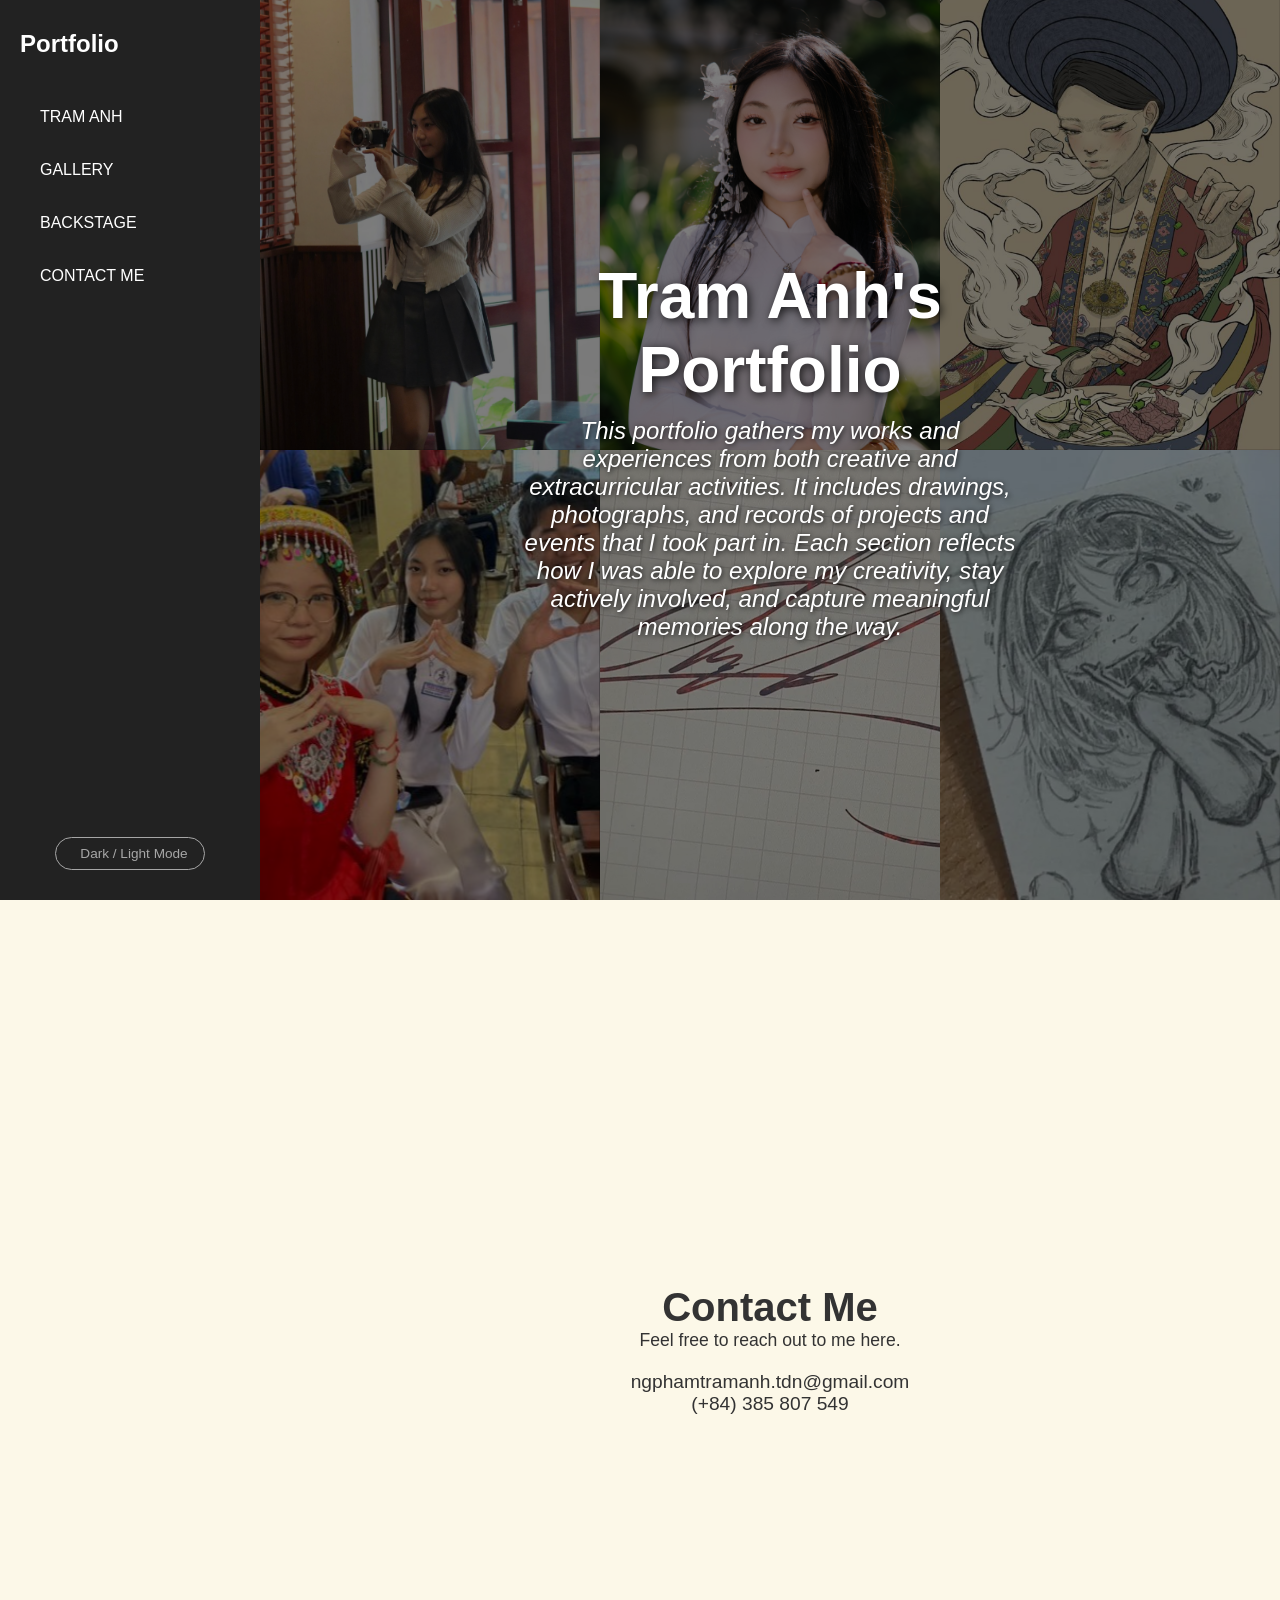
<file: index.html>
<!DOCTYPE html>
<html lang="en">
<head>
    <meta charset="UTF-8">
    <meta name="viewport" content="width=device-width, initial-scale=1.0">
    <meta name="format-detection" content="telephone=no">
    <title>TRAM ANH'S PORTFOLIO</title>
    <link rel="stylesheet" href="https://unicons.iconscout.com/release/v4.0.8/css/line.css">
    <link rel="stylesheet" href="style.css?v=2.0">
</head>
<body>

    <div class="layout-container">
        
        <nav class="sidebar">
            <h2 class="logo">Portfolio</h2>
            <ul class="nav-links">
                <li><a href="#home"><i class="uil uil-estate"></i> TRAM ANH</a></li>
                
                <li class="dropdown">
                    <button class="dropdown-btn"><i class="uil uil-star"></i> GALLERY <i class="uil uil-angle-down"></i></button>
                    <ul class="dropdown-content">
                        <li><a href="art.html">ART</a></li>         <!-- Art design, photos -->
                        <li><a href="product.html">PRODUCT</a></li>    <!-- Product design - Canvas -->
                        <li><a href="activities.html">ACTIVITIES</a></li> <!-- Activities  (Photos) -->
                    </ul>
                </li>

                <li><a href="backstage.html"><i class="uil uil-camera"></i> BACKSTAGE </a></li>

                <li><a href="#contact"><i class="uil uil-message"></i> CONTACT ME</a></li>
            </ul>

            <button id="theme-toggle" class="theme-btn">
                <i class="uil uil-moon"></i> Dark / Light Mode
            </button>
        </nav>

        
        <main class="main-content">
            <section id="home" class="hero-section">
                <div class="image-gallery">
                    <img src="./img/HOME_THUMB/thumb_1.jpg" alt="Image 1">
                    <img src="./img/HOME_THUMB/thumb_2.jpg" alt="Image 2">
                    <img src="./img/HOME_THUMB/thumb_3.png" alt="Image 3">
                    <img src="./img/HOME_THUMB/thumb_4.jpg" alt="Image 4">
                    <img src="./img/HOME_THUMB/thumb_5.png" alt="Image 5">
                    <img src="./img/HOME_THUMB/thumb_6.png" alt="Image 6">
                </div>
                <div class="hero-text">
                    <h1>Tram Anh's Portfolio</h1>
                    <p>This portfolio gathers my works and experiences from both creative and extracurricular activities. It includes drawings, photographs, and records of projects and events that I took part in. Each section reflects how I was able to explore my creativity, stay actively involved, and capture meaningful memories along the way.</p>
                </div>
            </section>

            <section id="contact" class="contact-section">
                <h2>Contact Me</h2>
                <p class="contact-note">Feel free to reach out to me here.</p>
                <div class="contact-info">
                    <p><i class="uil uil-envelope"></i> ngphamtramanh.tdn@gmail.com</p>
                    <p><i class="uil uil-phone"></i> (+84) 385 807 549</p>
                </div>
            </section>
        </main>
    </div>

    <script src="script.js"></script>
</body>
</html>
</file>
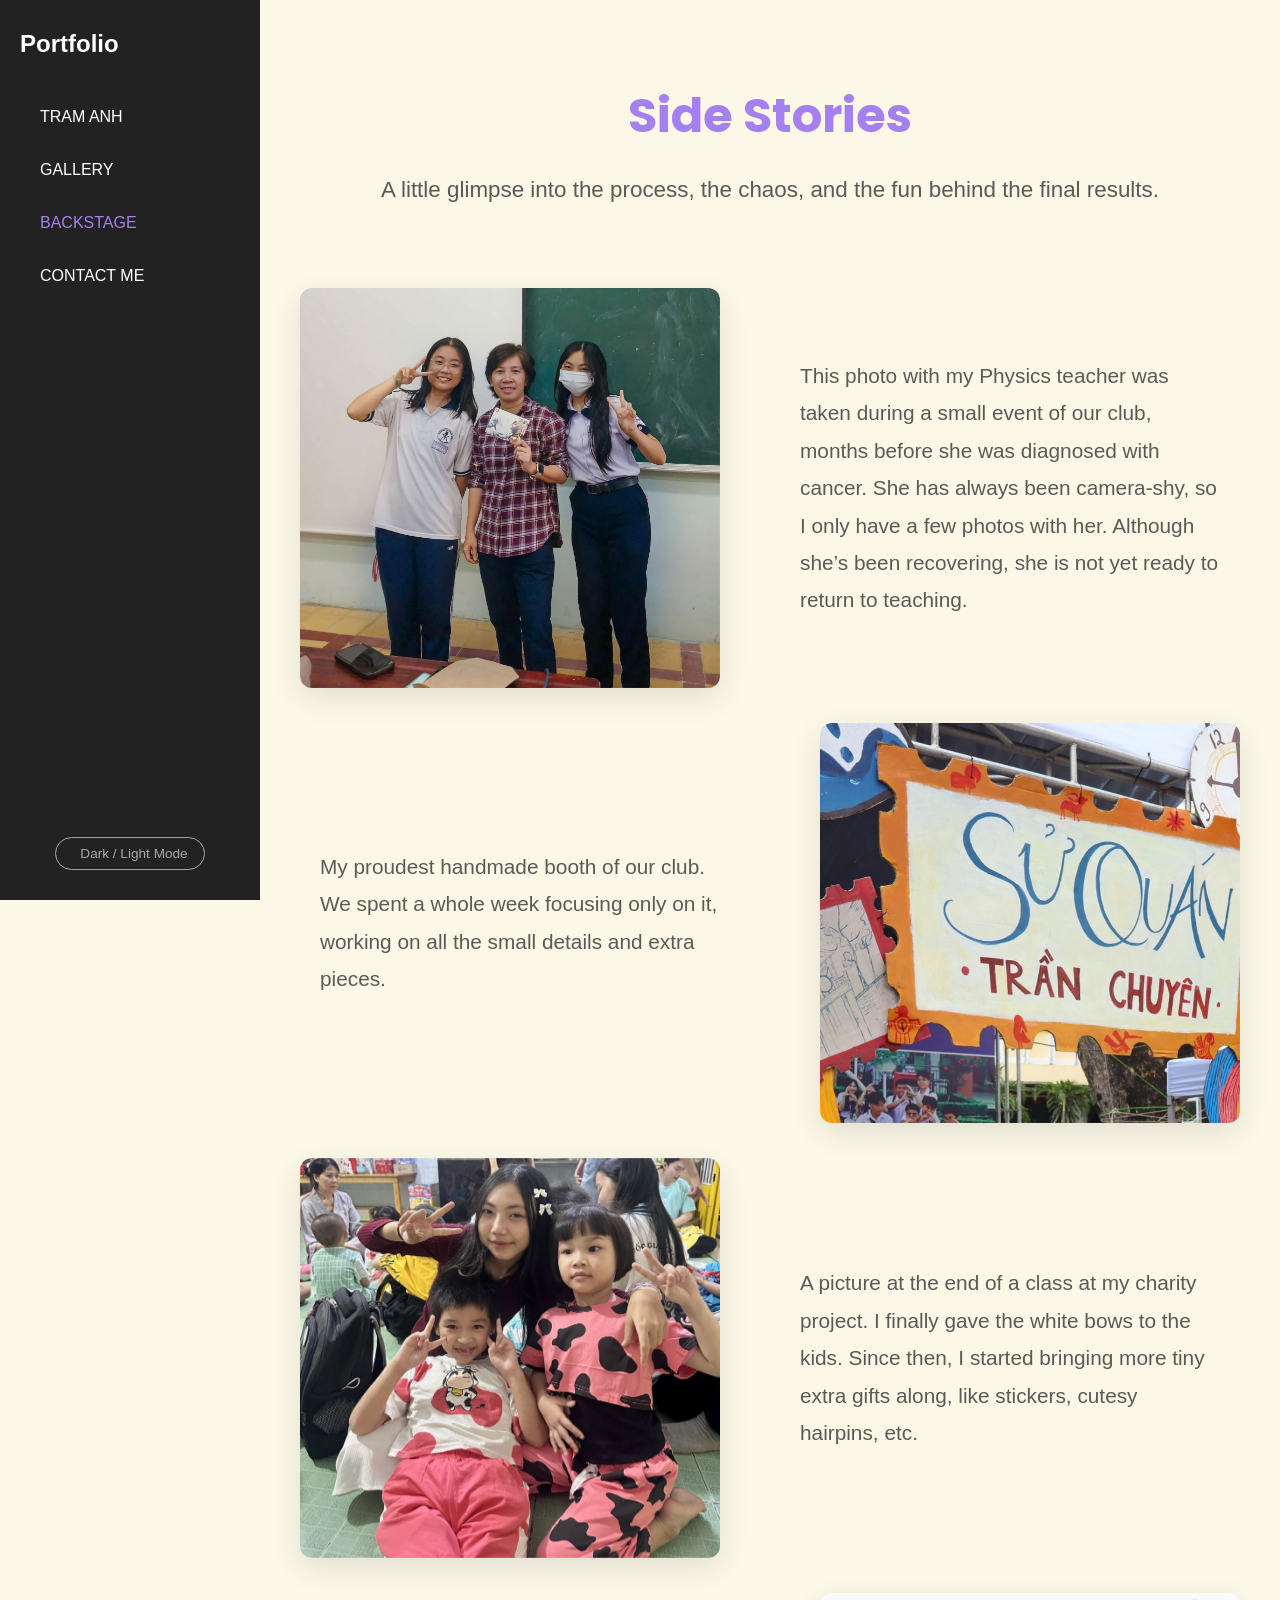
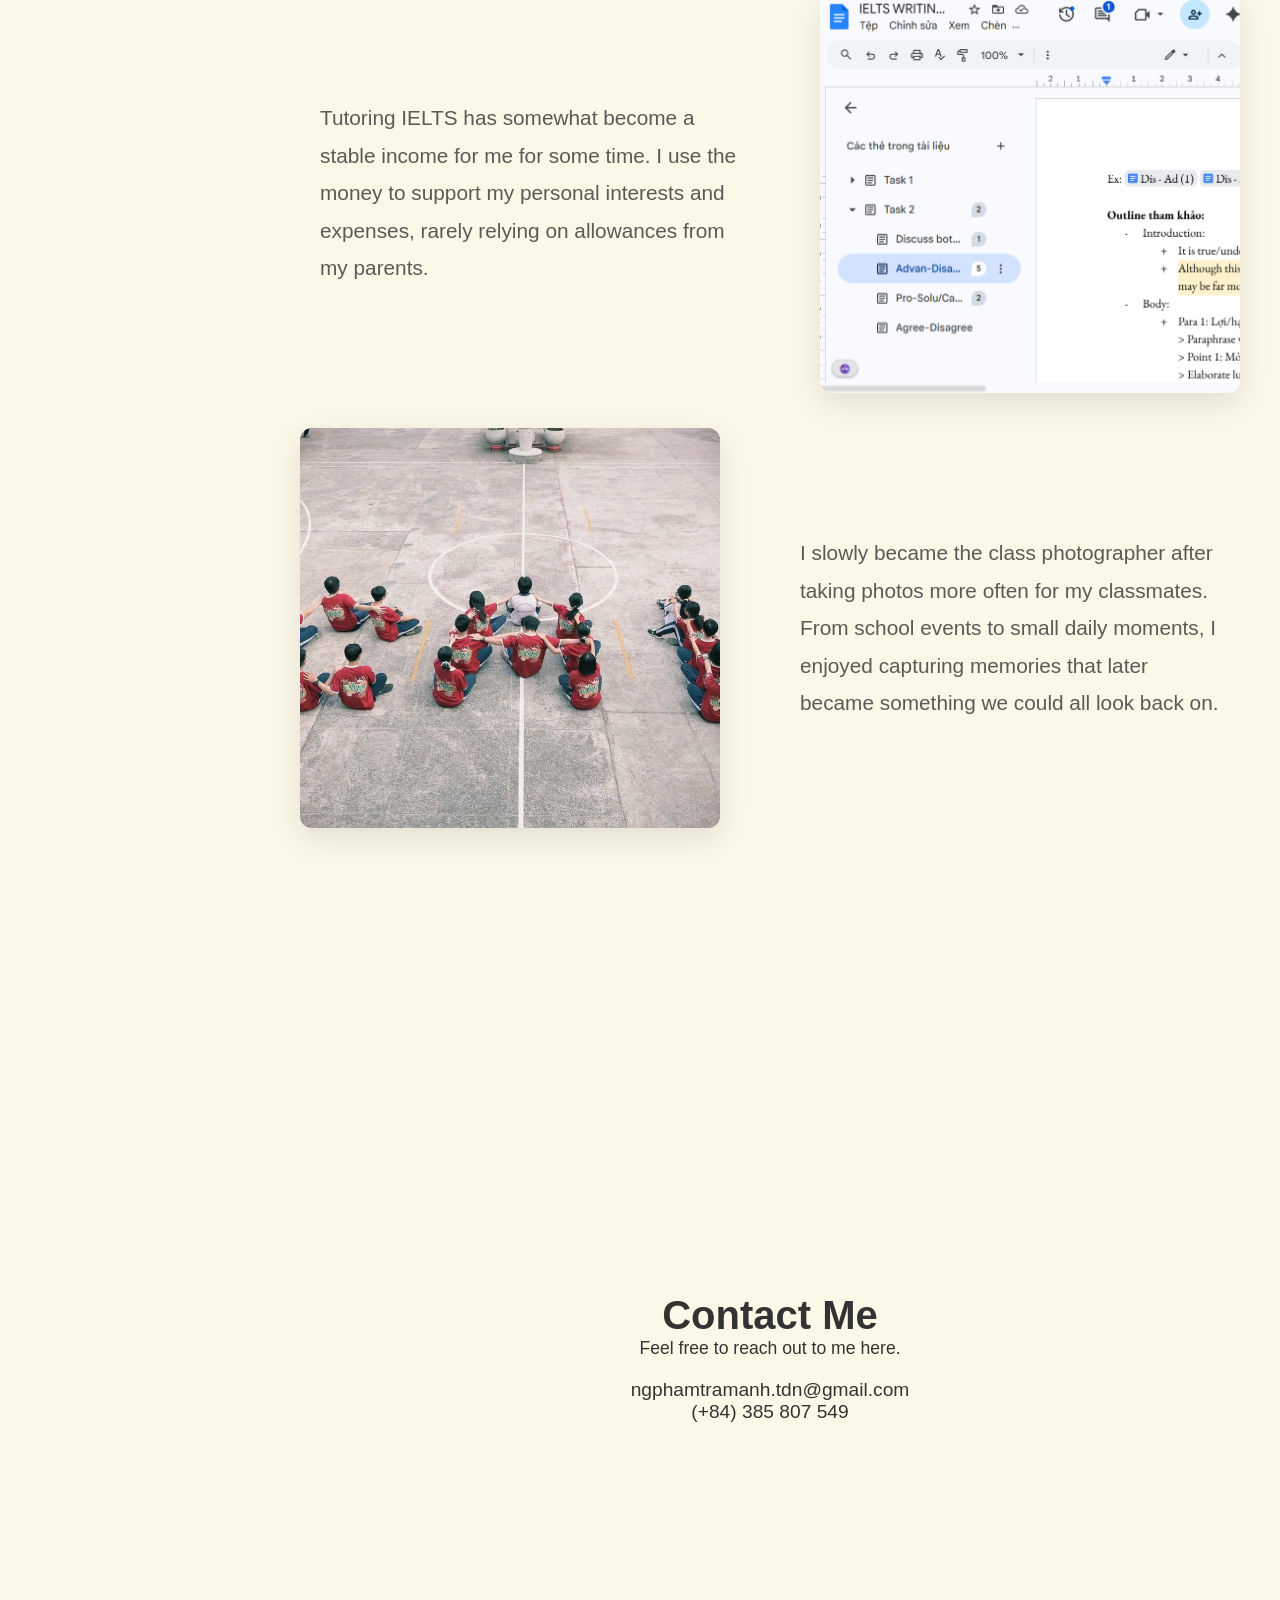
<file: backstage.html>
<!DOCTYPE html>
<html lang="en">
<head>
    <meta charset="UTF-8">
    <meta name="viewport" content="width=device-width, initial-scale=1.0">
    <meta name="format-detection" content="telephone=no">
    <title>Behind the Scenes</title>
    <link rel="stylesheet" href="https://unicons.iconscout.com/release/v4.0.8/css/line.css">
    <link rel="stylesheet" href="style.css?v=2.0">
</head>
<body>

    <div class="layout-container">
        <nav class="sidebar">
            <h2 class="logo">Portfolio</h2>
            <ul class="nav-links">
                <li><a href="index.html"><i class="uil uil-estate"></i> TRAM ANH</a></li>
                <li class="dropdown">
                    <button class="dropdown-btn"><i class="uil uil-star"></i> GALLERY <i class="uil uil-angle-down"></i></button>
                    <ul class="dropdown-content show">
                        <li><a href="art.html">ART</a></li>
                        <li><a href="product.html">PRODUCT</a></li>
                        <li><a href="activities.html">ACTIVITIES</a></li>
                    </ul>
                </li>
                <li><a href="backstage.html" style="color: var(--highlight-color);"><i class="uil uil-camera"></i> BACKSTAGE </a></li>
                <li><a href="#contact"><i class="uil uil-message"></i> CONTACT ME</a></li>
            </ul>
            <button id="theme-toggle" class="theme-btn">
                <i class="uil uil-moon"></i> Dark / Light Mode
            </button>
        </nav>

        <main class="main-content">
            
            <section class="backstage-section">
                
                <div class="backstage-header">
                    <h2 style="font-family: 'Poppins', sans-serif;">Side Stories</h2>
                    <p style="font-size: 1.4rem;">A little glimpse into the process, the chaos, and the fun behind the final results.</p>
                </div>

                <div class="story-container" id="backstage-content">
                    
                </div>

                <!-- <div class="load-more-container">
                    <button id="load-more-btn" class="theme-btn">More Stories</button>
                </div> -->

            </section>

            <section id="contact" class="contact-section">
                <h2>Contact Me</h2>
                <p class="contact-note">Feel free to reach out to me here.</p>
                <div class="contact-info">
                    <p><i class="uil uil-envelope"></i> ngphamtramanh.tdn@gmail.com</p>
                    <p><i class="uil uil-phone"></i> (+84) 385 807 549</p>
                </div>
            </section>

        </main>
    </div>

    <script src="script.js"></script>
</body>
</html>
</file>
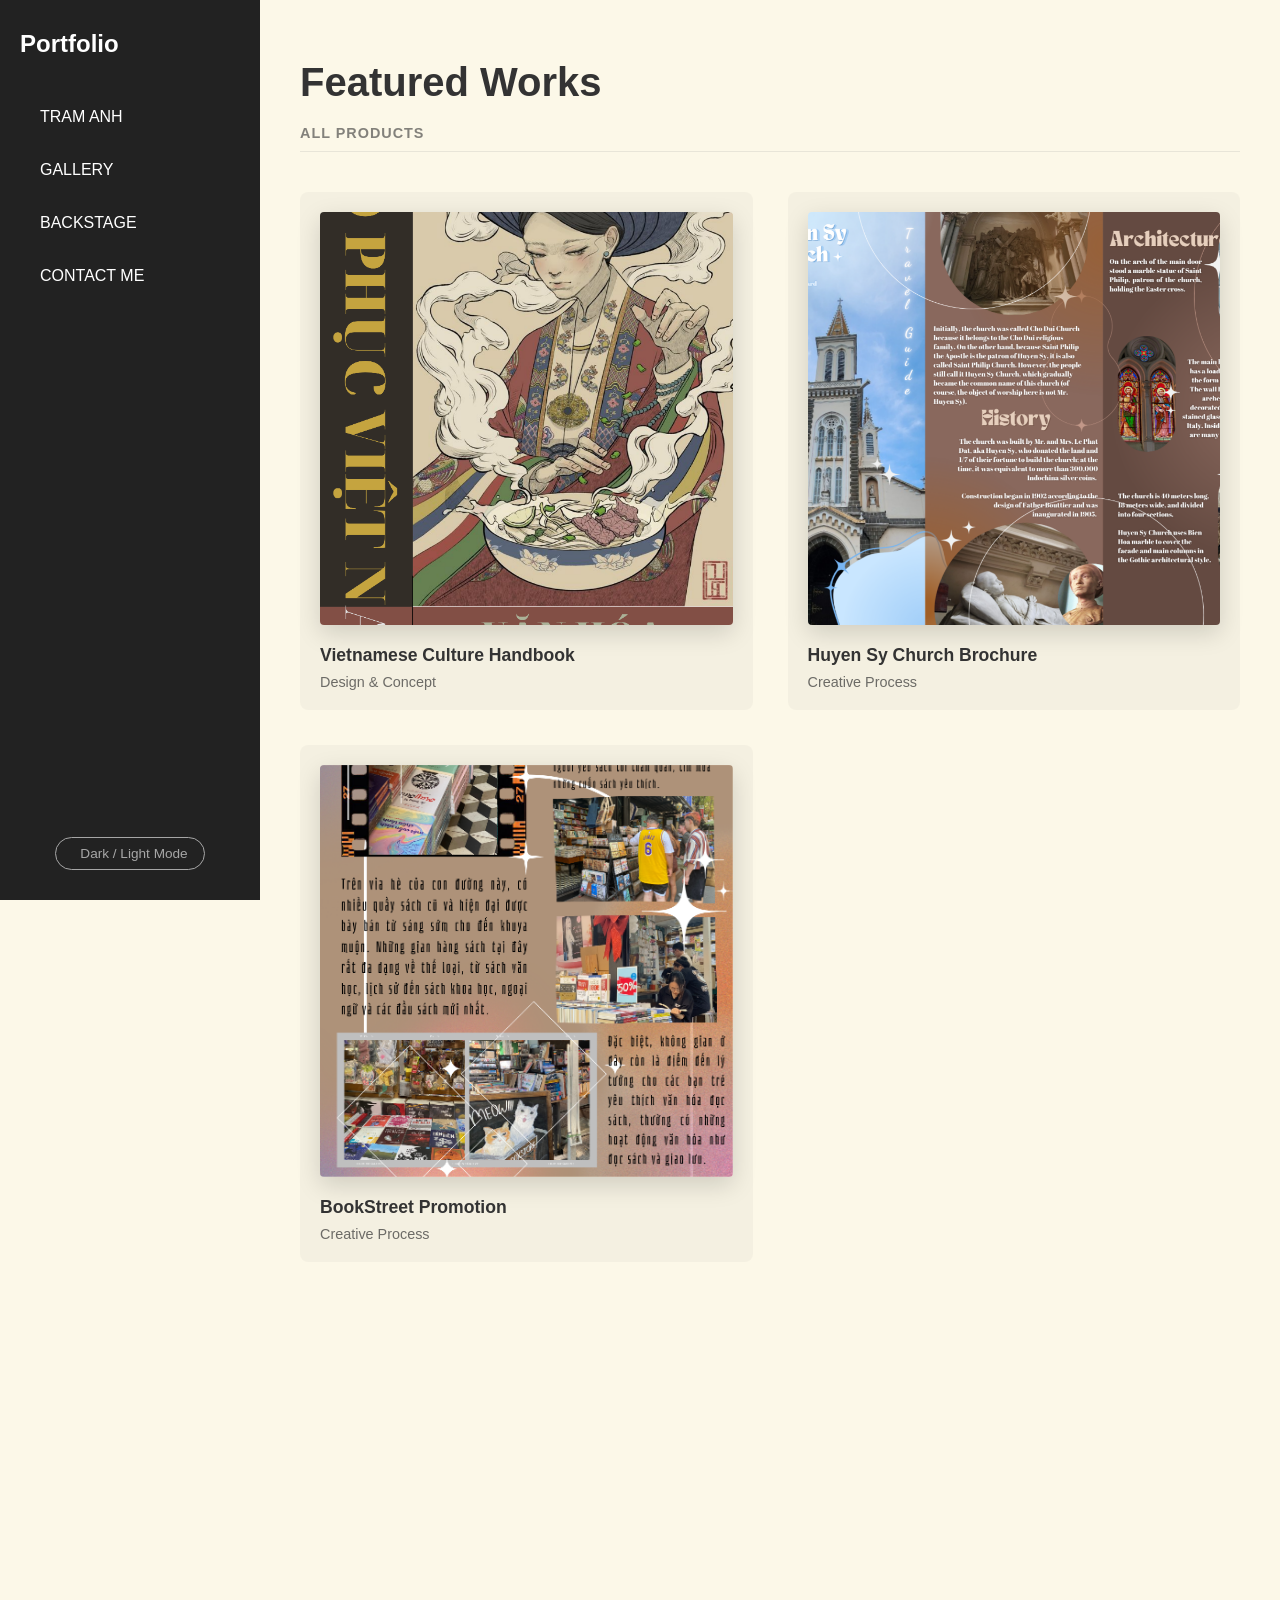
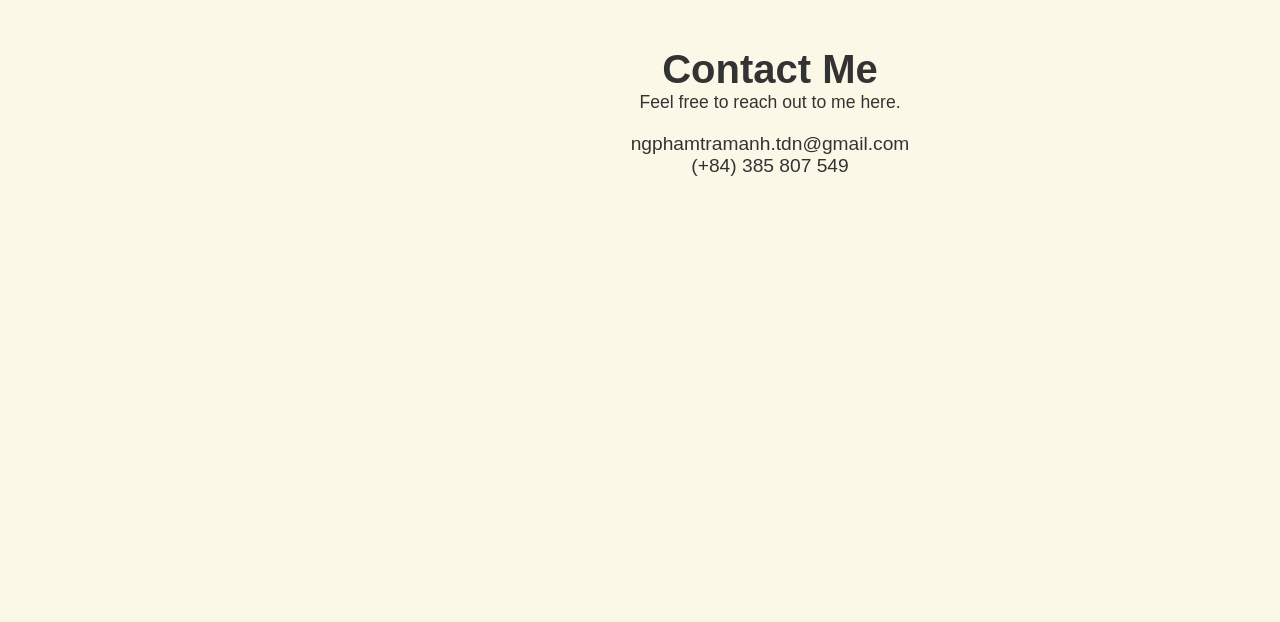
<file: product.html>
<!DOCTYPE html>
<html lang="en">
<head>
    <meta charset="UTF-8">
    <meta name="viewport" content="width=device-width, initial-scale=1.0">
    <meta name="format-detection" content="telephone=no">
    <title>Tram Anh's Design Products</title>
    <link rel="stylesheet" href="https://unicons.iconscout.com/release/v4.0.8/css/line.css">
    <link rel="stylesheet" href="style.css?v=2.0">
</head>
<body>

    <div class="layout-container">
        <nav class="sidebar">
            <h2 class="logo">Portfolio</h2>
            <ul class="nav-links">
                <li><a href="index.html"><i class="uil uil-estate"></i> TRAM ANH</a></li>
                <li class="dropdown">
                    <button class="dropdown-btn"><i class="uil uil-star"></i> GALLERY <i class="uil uil-angle-down"></i></button>
                    <ul class="dropdown-content show">
                        <li><a href="art.html">ART</a></li>
                        <li><a href="product.html" style="color: var(--highlight-color);">PRODUCT</a></li>
                        <li><a href="activities.html">ACTIVITIES</a></li>
                    </ul>
                </li>
                <li><a href="backstage.html"><i class="uil uil-camera"></i> BACKSTAGE </a></li>
                <li><a href="#contact"><i class="uil uil-message"></i> CONTACT ME</a></li>
            </ul>
            <button id="theme-toggle" class="theme-btn">
                <i class="uil uil-moon"></i> Dark / Light Mode
            </button>
        </nav>

        <main class="main-content product-page">
            
            <div class="spotify-header">
                <h2>Featured Works</h2>
                <div class="spotify-tabs">
                    <span>ALL PRODUCTS</span>
                </div>
            </div>

            <div class="spotify-grid">
                <a href="handbook-1.html" class="spotify-card">
                    <div class="card-img-wrapper">
                        <img src="img/PRODUCT/Handbook/1.png" alt="Handbook Thumbnail">
                    </div>
                    <h4>Vietnamese Culture Handbook</h4>
                    <p>Design & Concept</p>
                </a>

                <a href="handbook-2.html" class="spotify-card">
                    <div class="card-img-wrapper">
                        <img src="img/PRODUCT/Brochure/1.png" alt="Brochure Thumbnail">
                    </div>
                    <h4>Huyen Sy Church Brochure</h4>
                    <p>Creative Process</p>
                </a>

                <a href="handbook-3.html" class="spotify-card">
                    <div class="card-img-wrapper">
                        <img src="img/PRODUCT/BookStreet/1.png" alt="BookStreet Thumbnail">
                    </div>
                    <h4>BookStreet Promotion</h4>
                    <p>Creative Process</p>
                </a>

            </div>

            <section id="contact" class="contact-section">
                <h2>Contact Me</h2>
                <p class="contact-note">Feel free to reach out to me here.</p>
                <div class="contact-info">
                    <p><i class="uil uil-envelope"></i> ngphamtramanh.tdn@gmail.com</p>
                    <p><i class="uil uil-phone"></i> (+84) 385 807 549</p>
                </div>
            </section>
        </main>
    </div>

    <script src="script.js"></script>
</body>
</html>
</file>
<file: style.css>
/* FONT */
@import url('https://fonts.googleapis.com/css2?family=Great+Vibes&display=swap');
@import url('https://fonts.googleapis.com/css2?family=Allura&display=swap');
@import url('https://fonts.googleapis.com/css2?family=Abril+Fatface&family=Poppins:wght@400;500;600&display=swap');
@import url('https://fonts.googleapis.com/css2?family=Abril+Fatface&family=Poppins:wght@400;500;600&display=swap');


:root {
    --bg-color: hsl(47, 78%, 95%);
    --sidebar-bg: #222222;
    --text-color: #333333;
    --sidebar-text: #ffffff;
    --highlight-color:hsl(260, 78%, 72%);
}

body.dark-mode {
    --bg-color: hsl(47, 15%, 15%);
    --sidebar-bg: #111111;
    --text-color: #f0f0f0;
    --sidebar-text: #f0f0f0;
    --highlight-color: hsl(260, 85%, 80%);
}

html {
    scroll-behavior: smooth;
}

* {
    margin: 0;
    padding: 0;
    box-sizing: border-box;
    font-family: 'Segoe UI', Tahoma, Geneva, Verdana, sans-serif;
}

body {
    background-color: var(--bg-color);
    color: var(--text-color);
    transition: background-color 0.3s, color 0.3s;
}

.layout-container {
    display: flex;
    min-height: 100vh;
}

/* Navigation Menu */
.sidebar {
    width: 260px;
    background-color: var(--sidebar-bg);
    color: var(--sidebar-text);
    padding: 30px 20px;
    display: flex;
    flex-direction: column;
    position: fixed;
    height: 100vh;
}

.logo {
    margin-bottom: 40px;
    font-size: 24px;
}

.nav-links {
    list-style: none;
    flex-grow: 1;
}

.nav-links li {
    margin-bottom: 15px;
}

.nav-links a, .dropdown-btn {
    text-decoration: none;
    color: var(--sidebar-text);
    font-size: 16px;
    display: flex;
    align-items: center;
    gap: 10px;
    padding: 10px;
    border-radius: 5px;
    transition: background-color 0.2s, color 0.2s;
    background: none;
    border: none;
    cursor: pointer;
    width: 100%;
    text-align: left;
}

.nav-links a:hover, .dropdown-btn:hover, .nav-links a.active {
    color: var(--highlight-color);
}

/* Dropdown Menu */
.dropdown-content {
    list-style: none;
    padding-left: 20px;
    display: flex; 
    flex-direction: column;
    margin-top: 0; 

    /* the smooth hidden state */
    transform-origin: top;
    transform: scaleY(0);
    opacity: 0;
    max-height: 0;
    overflow: hidden; 
    transition: all 0.3s ease-in-out;
}

.dropdown-content.show {
    display: flex;
}

.dropdown-content a {
    font-size: 14px;
    padding: 8px 10px;
}

.dropdown:hover .dropdown-content {
    transform: scaleY(1);
    opacity: 1;
    max-height: 200px; 
    margin-top: 5px;
}

/* Theme Button */
.theme-btn {
    background: transparent;
    color: var(--sidebar-text);
    border: 1px solid var(--sidebar-text);
    padding: 10px;
    border-radius: 5px;
    cursor: pointer;
    display: flex;
    align-items: center;
    gap: 10px;
    justify-content: center;
    margin-top: auto;
    transition: 0.3s;
}

.theme-btn:hover {
    background-color: var(--sidebar-text);
    color: var(--sidebar-bg);
}

/* Main Content Area */
.main-content {
    margin-left: 260px;
    flex-grow: 1;
    display: flex;
    flex-direction: column;
}

/* Hero Section with Pictures */
.hero-section {
    position: relative;
    height: 100vh;
    overflow: hidden;
    background-color: #000;
}

.image-gallery {
    display: grid;
    grid-template-columns: repeat(3, 1fr);
    grid-template-rows: repeat(2, 1fr); 
    height: 100%;
    opacity: 0.5;
}

.image-gallery img {
    width: 100%;
    height: 100%;
    display: block; 
    object-fit: cover; 
    min-width: 0;
    min-height: 0;
}

/* .image-gallery {
    display: grid;
    grid-template-columns: repeat(3, 1fr);

    grid-template-rows: repeat(2, 1fr); 
    
    height: 100%;
    opacity: 0.5;
}

.image-gallery img {
    width: 100%;
    height: 100%;
    object-fit: cover; 
    display: block; 
} */

.hero-text {
    position: absolute;
    top: 50%;
    left: 50%;
    transform: translate(-50%, -50%);
    text-align: center;
    color: white;
}

.hero-text h1 {
    font-size: 4rem;
    font-weight: bold;
    text-shadow: 2px 2px 10px rgba(0,0,0,0.8);
    margin-bottom: 10px;
}

.hero-text p {
    font-size: 1.5rem;
    font-style: italic;
    text-shadow: 1px 1px 5px rgba(0,0,0,0.8);
}

/* Contact Section */
.contact-section {
    min-height: 100vh;
    padding: 50px;
    display: flex;
    flex-direction: column;
    justify-content: center;
    align-items: center;
    text-align: center;
}

.contact-section h2 {
    font-size: 2.5rem;
}

.contact-note {
    font-size: 1.3rem;
}

.contact-info {
    margin-top: 20px;
    font-size: 1.5rem;
}


/* ===================== Art Page Specific Styles ======================= */
.art-page {
    
    padding: 72px 40px 40px 40px;
    background-color: var(--bg-color);
}

.art-header {
    text-align: center;
    margin-bottom: 150px;
}

.art-header h2 {
    font-size: 4rem;
    letter-spacing: 2px;
    font-family: 'Poppins', sans-serif;
    /* font-weight: 700; */
}

.art-header p {
    font-size: 1.5rem;
}

.art-category {
    margin-bottom: 60px;
    text-align: center;
}

/* ===================== Scroll Fade-In Effect ======================= */
.fade-in-section {
    opacity: 0;
    transform: translateY(30px); 
    transition: opacity 0.8s ease-out, transform 0.8s ease-out;
}


.fade-in-section.is-visible {
    opacity: 1;
    transform: none; /* Moves it back to its normal position */
}

/* ===================== Sharp Line Header ======================= */
.sharp-header {
    text-align: center;
    margin-bottom: 10px;
}

.sharp-header h3 {
    /* font-family: 'Amsterdam Handwriting', 'Amsterdam', 'Great Vibes', cursive; */
    font-family: 'Amsterdam', 'Allura', cursive;
    font-weight: lighter;
    font-size: 4rem;
    color: var(--highlight-color);
    margin-bottom: 2px; 
}

/* This draws the fading line right below the text */
.sharp-header::after {
    content: '';
    display: block;
    width: 60%;
    height: 2px;
    background: linear-gradient(to right, transparent, var(--text-color), transparent);
    margin: 0 auto;
}


/* Pinterest Style Gallery */
.pinterest-gallery {
    column-count: 3;
    column-gap: 20px;
    padding: 20px 0;
    margin-top: 20px;
}

.pinterest-item {
    margin-bottom: 20px;
    break-inside: avoid;
    display: inline-block;
    width: 100%;
}

.pinterest-item img {
    width: 100%;
    border-radius: 10px;
    display: block;
    transition: transform 0.3s ease;
}

.pinterest-item img:hover {
    transform: scale(1.03);
    cursor: pointer;
}

/* Make it look good on smaller screens */
@media (max-width: 1000px) {
    .pinterest-gallery {
        column-count: 2;
    }
}

@media (max-width: 600px) {
    .pinterest-gallery {
        column-count: 1;
    }
}

/* ===================== Product Page (Spotify Style) ======================= */
.product-page {
    padding: 60px 40px;
    transition: background-color 0.3s ease;  
}


.spotify-header h2 {
    font-size: 2.5rem;
    margin-bottom: 20px;
}

.spotify-tabs {
    display: flex;
    gap: 30px;
    font-size: 0.9rem;
    font-weight: bold;
    letter-spacing: 1px;
    margin-bottom: 40px;
    border-bottom: 1px solid rgba(150, 150, 150, 0.2);
    padding-bottom: 10px;
}

.spotify-tabs span {
    cursor: pointer;
    opacity: 0.6;
    transition: 0.3s;
}

.spotify-tabs span:hover {
    opacity: 1;
}


.spotify-tabs span.active {
    opacity: 1;
    color: var(--highlight-color);
    position: relative;
}

/* The Grid Layout */
.spotify-grid {
    display: grid;
    /* This makes it responsive so it fits as many cards as possible */
    grid-template-columns: repeat(auto-fill, minmax(320px, 1fr));
    gap: 35px;
}

/* The Individual Album Cards */
.spotify-card {
    background-color: rgba(0, 0, 0, 0.03); /* Light mode card background */
    padding: 20px;
    border-radius: 8px;
    text-decoration: none;
    color: var(--text-color);
    transition: background-color 0.3s ease, transform 0.3s ease;
}

body.dark-mode .spotify-card {
    background-color: #181818; /* Dark mode card background (matches Spotify) */
}

.spotify-card:hover {
    background-color: rgba(0, 0, 0, 0.08);
}

body.dark-mode .spotify-card:hover {
    background-color: #282828; 
}

/* Forces the thumbnail to be a perfect square */
.card-img-wrapper {
    aspect-ratio: 1 / 1; 
    overflow: hidden;
    border-radius: 4px;
    margin-bottom: 20px;
    box-shadow: 0 8px 24px rgba(0,0,0,0.15);
}

.card-img-wrapper img {
    width: 100%;
    height: 100%;
    object-fit: cover;
}

.spotify-card h4 {
    margin: 0 0 8px 0;
    font-size: 1.1rem;
    white-space: nowrap;
    overflow: hidden;
    text-overflow: ellipsis; /* Adds the "..." if the title is too long */
}

.spotify-card p {
    margin: 0;
    font-size: 0.9rem;
    opacity: 0.7;
}

/* ===================== Handbook Reader Page ======================= */
.reader-header {
    padding: 40px 40px 20px 40px;
    text-align: center;
}

.back-btn {
    display: inline-block;
    margin-bottom: 20px;
    color: var(--text-color);
    text-decoration: none;
    font-size: 1.1rem;
    transition: color 0.3s;
}

.back-btn:hover {
    color: var(--highlight-color);
}

.reader-header h2 {
    font-size: 2.5rem;
    letter-spacing: 1px;
    font-family: 'Poppins', sans-serif;
}

/* The Book Layout */
.book-container {
    max-width: 1200px; /* This keeps the book from getting too wide on huge screens */
    margin: 0 auto 80px auto; /* Centers the book horizontally */
    display: flex;
    flex-wrap: wrap; /* This allows the images to flow onto the next row */

    gap: 20px;

    padding: 20px;

    border-radius: 8px;
    
    /* Adds a nice shadow to make it look like a physical book on a table */
    box-shadow: 0 15px 40px rgba(0, 0, 0, 0.15); 
    background-color: #fff;
}

body.dark-mode .book-container {
    box-shadow: 0 15px 40px rgba(0, 0, 0, 0.4); 
    background-color: #1a1a1a; 
}

/* Base style for all pages */
.book-container img {
    display: block;
    object-fit: cover;
    margin: 0;
    padding: 0;
    
    /* Optional: Adds a tiny shadow to the individual pages to make them pop */
    box-shadow: 0 4px 12px rgba(0,0,0,0.08); 
    border-radius: 4px;
}

/* Wide horizontal images take up the whole row */
.page-landscape {
    width: 100%;
}

/* side-by-side */
.page-portrait {
    width: calc(50% - 10px);
}

/* good on mobile phones! */
@media (max-width: 768px) {
    .page-portrait {
        width: 100%; /* On small screens stack one-by-one  */
    }
}
/* =========================================
       CONTACT SECTION MOBILE FIX
       ========================================= */
    .contact-section {
        padding: 60px 20px;
    }

    .contact-note {
        font-size: 1.1rem;
    }

    .contact-info {
        font-size: 1.2rem;
        
        /* Break into lines */
        word-break: break-word; 
        padding: 0 10px;
    }

/* ===================== Floating Back Button ======================= */
.floating-back-btn {
    position: fixed;
    bottom: 40px; 
    left: 300px; 
    width: 50px;
    height: 50px;
    background-color: var(--highlight-color);
    color: #fff;
    border-radius: 50%; 
    display: flex;
    align-items: center;
    justify-content: center;
    font-size: 1.8rem;
    text-decoration: none;
    box-shadow: 0 4px 15px rgba(0, 0, 0, 0.2);
    z-index: 1000; 
    transition: transform 0.3s ease, background-color 0.3s ease;
}

.floating-back-btn:hover {
    transform: scale(1.1); 
    background-color: var(--text-color);
    color: var(--bg-color);
}

@media (max-width: 768px) {
    .floating-back-btn {
        bottom: 20px; 
        left: 20px; 
    }
}

/* ===================== Backstage Section ======================= */
.backstage-section {
    padding: 80px 40px; 
    background-color: var(--bg-color);
}

.backstage-header {
    text-align: center;
    max-width: 800px;
    margin: 0 auto 80px auto; 
}

.backstage-header h2 {
    font-size: 3rem;
    color: var(--highlight-color);
    margin-bottom: 20px;
}

.backstage-header p {
    font-size: 1.2rem;
    line-height: 1.6;
    opacity: 0.8;
}

.story-container {
    max-width: 1100px;
    margin: 0 auto;
    display: flex;
    flex-direction: column;
    gap: 35px; /*  gap between each story */
}

.story-row {
    display: flex;
    align-items: center;
    gap: 60px;
}


.story-row.reverse {
    flex-direction: row-reverse;
}

.story-img {
    flex: 1;
    border-radius: 12px;
    overflow: hidden;
    box-shadow: 0 10px 30px rgba(0,0,0,0.1);
}

body.dark-mode .story-img {
    box-shadow: 0 10px 30px rgba(0,0,0,0.4); 
}

.story-img img {
    width: 100%;
    height: 400px; 
    object-fit: cover; 
    display: block;
    transition: transform 0.5s ease;
}

/* soft zoom effect */
.story-img:hover img {
    transform: scale(1.05); 
}

.story-text {
    flex: 1; 
    padding: 20px;
}

.story-text h3 {
    font-size: 2.2rem;
    margin-bottom: 15px;
    color: var(--highlight-color);
}

.story-text p {
    font-size: 1.3rem;
    line-height: 1.8;
    opacity: 0.8;
}

/* Mobile Phone Fix: Stacks everything straight up and down on small screens */
@media (max-width: 768px) {
    .story-row, .story-row.reverse {
        flex-direction: column;
        gap: 30px;
    }
    .story-img img {
        height: 300px;
    }
}
/* ===================== Load More Button ======================= */
.load-more-container {
    text-align: center;
    margin-top: 80px; 
}

#load-more-btn {
    padding: 15px 30px;
    font-size: 1.2rem;
    cursor: pointer;
    
    
    background-color: var(--highlight-color); 
    color: #ffffff; 
    border: none;
    border-radius: 8px; /* soft corners */
    box-shadow: 0 4px 15px rgba(0, 0, 0, 0.15); /* soft drop shadow */
    transition: transform 0.3s ease, background-color 0.3s ease;
}

#load-more-btn:hover {
    background-color: var(--text-color);
    color: var(--bg-color);
    transform: scale(1.05); 
}

/* ===================== Sleek Theme Button ======================= */
#theme-toggle {
    width: fit-content; 
    margin: 40px auto 0 auto; 
    padding: 8px 16px; 
    font-size: 0.85rem; 
    
    background-color: transparent; 
    color: var(--sidebar-text);
    border: 1px solid var(--sidebar-text); 
    border-radius: 25px; 
    
    display: flex;
    align-items: center;
    justify-content: center;
    gap: 8px; 
    cursor: pointer;
    opacity: 0.6;
    transition: all 0.3s ease;
}

#theme-toggle:hover {
    opacity: 1;
    background-color: var(--sidebar-text);
    color: var(--sidebar-bg);
}

/* ========================== MOBILE RESPONSIVENESS ============================ */

@media (max-width: 768px) {
    
    
    .layout-container {
        display: flex;
        flex-direction: column;
    }
    
    .sidebar {
        width: 100%;
        height: auto;
        position: sticky; 
        top: 0;
        z-index: 1000; 
        padding: 10px; 
        text-align: center;
        box-shadow: 0 4px 15px rgba(0, 0, 0, 0.2);
    }

    .logo {
        margin-bottom: 5px; /* Removes the massive gap under the logo */
        font-size: 1.3rem; /* Makes the logo smaller on phones */
    }
    
    .nav-links {
        display: flex;
        flex-wrap: wrap;
        justify-content: center;
        gap: 10px; /* Brings the links closer together */
        margin-top: 5px;
    }

    .nav-links li {
        margin-bottom: 0; /* Removes the old vertical spacing */
    }

    .nav-links a, .dropdown-btn {
        font-size: 13px;
        padding: 5px 8px;
    }
    
    .main-content {
        margin-left: 0; /* Removes the empty space where the sidebar used to be */
        width: 100%;
        padding: 20px; 
    }

    
    .image-gallery {
        grid-template-columns: repeat(2, 1fr);
        grid-template-rows: repeat(3, 1fr);
    }

    
    .spotify-grid {
        grid-template-columns: repeat(auto-fill, minmax(140px, 1fr));
        gap: 15px;
    }
    
    .spotify-header h2 {
        font-size: 1.8rem;
    }


    .hero-text h1 {
        font-size: 2.5rem; 
    }
    .hero-text p {
        font-size: 1.1rem; 
    }
    .art-header h2, 
    .spotify-header h2, 
    .backstage-header h2, 
    .contact-section h2,
    .reader-header h2 {
        font-size: 2rem; 
    }

    .sharp-header h3 {
        font-size: 2.8rem; 
    }

    .story-text h3 {
        font-size: 1.8rem; 
    }
    .story-text p, 
    .backstage-header p {
        font-size: 1rem; 
    }

}

/* ===================== Anti-Glitch Image Reveal ======================= */
img {
    opacity: 0; 
    animation: premiumReveal 0.8s ease-out forwards;
    will-change: opacity, filter; /* Tells the browser to process this smoothly */
}

@keyframes premiumReveal {
    0% { 
        opacity: 0; 
        filter: blur(10px); 
    }
    100% { 
        opacity: 1; 
        filter: blur(0); 
    }
}

.pinterest-item {
    min-height: 250px; 
    border-radius: 12px;
    background-color: rgba(150, 150, 150, 0.1); 
    animation: skeletonPulse 1.5s ease-in-out infinite; 
    
    opacity: 0;
    transform: translateY(40px);
    transition: opacity 0.8s ease-out, transform 0.8s ease-out;
    will-change: transform, opacity;
}

.pinterest-item:has(img) {
    opacity: 1;
    transform: translateY(0);
}

.pinterest-item.is-visible {
    opacity: 1;
    transform: translateY(0);
}

@keyframes skeletonPulse {
    0% { opacity: 0.4; }
    50% { opacity: 0.8; }
    100% { opacity: 0.4; }
}

.pinterest-item:has(img) {
    background-color: transparent;
    animation: none;
    min-height: 0;
}
</file>
